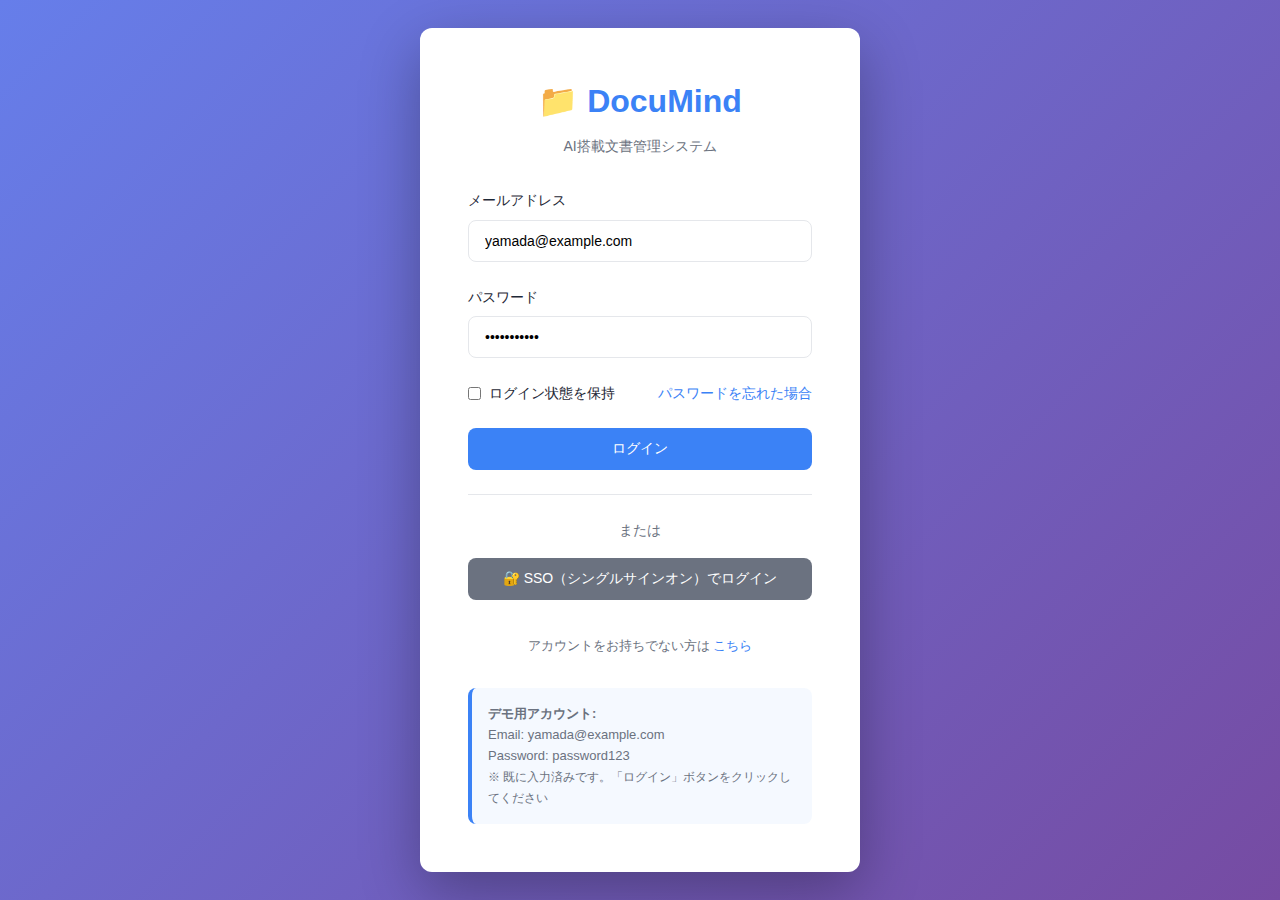
<file: mockup/index.html>
<!DOCTYPE html>
<html lang="ja">
<head>
  <meta charset="UTF-8">
  <meta name="viewport" content="width=device-width, initial-scale=1.0">
  <title>ログイン - DocuMind</title>
  <link rel="stylesheet" href="css/style.css">
</head>
<body>
  <div class="login-container">
    <div class="login-card">
      <div class="login-logo">
        <h1>📁 DocuMind</h1>
        <p>AI搭載文書管理システム</p>
      </div>

      <form id="loginForm">
        <div class="form-group">
          <label for="email">メールアドレス</label>
          <input
            type="email"
            id="email"
            class="form-control"
            placeholder="your@email.com"
            value="yamada@example.com"
            required
          >
        </div>

        <div class="form-group">
          <label for="password">パスワード</label>
          <input
            type="password"
            id="password"
            class="form-control"
            placeholder="••••••••"
            value="password123"
            required
          >
        </div>

        <div class="form-group" style="display: flex; align-items: center; justify-content: space-between;">
          <label style="display: flex; align-items: center; margin-bottom: 0;">
            <input type="checkbox" style="margin-right: 8px;">
            <span style="font-size: 14px;">ログイン状態を保持</span>
          </label>
          <a href="#" style="font-size: 14px; color: var(--primary-color); text-decoration: none;">
            パスワードを忘れた場合
          </a>
        </div>

        <button type="submit" class="btn btn-primary">
          ログイン
        </button>
      </form>

      <div style="margin-top: 24px; text-align: center; padding-top: 24px; border-top: 1px solid var(--border-color);">
        <p style="font-size: 14px; color: var(--text-secondary); margin-bottom: 16px;">
          または
        </p>
        <button class="btn btn-secondary" style="width: 100%; margin-bottom: 12px;">
          🔐 SSO（シングルサインオン）でログイン
        </button>
        <p style="font-size: 13px; color: var(--text-secondary); margin-top: 24px;">
          アカウントをお持ちでない方は
          <a href="#" style="color: var(--primary-color); text-decoration: none;">こちら</a>
        </p>
      </div>

      <div style="margin-top: 32px; padding: 16px; background-color: rgba(59, 130, 246, 0.05); border-radius: 8px; border-left: 4px solid var(--primary-color);">
        <p style="font-size: 13px; color: var(--text-secondary); margin: 0;">
          <strong>デモ用アカウント:</strong><br>
          Email: yamada@example.com<br>
          Password: password123<br>
          <span style="font-size: 12px; color: var(--text-secondary);">
            ※ 既に入力済みです。「ログイン」ボタンをクリックしてください
          </span>
        </p>
      </div>
    </div>
  </div>

  <script>
    document.getElementById('loginForm').addEventListener('submit', function(e) {
      e.preventDefault();
      // ダッシュボードへリダイレクト
      window.location.href = 'dashboard.html';
    });
  </script>
</body>
</html>
</file>
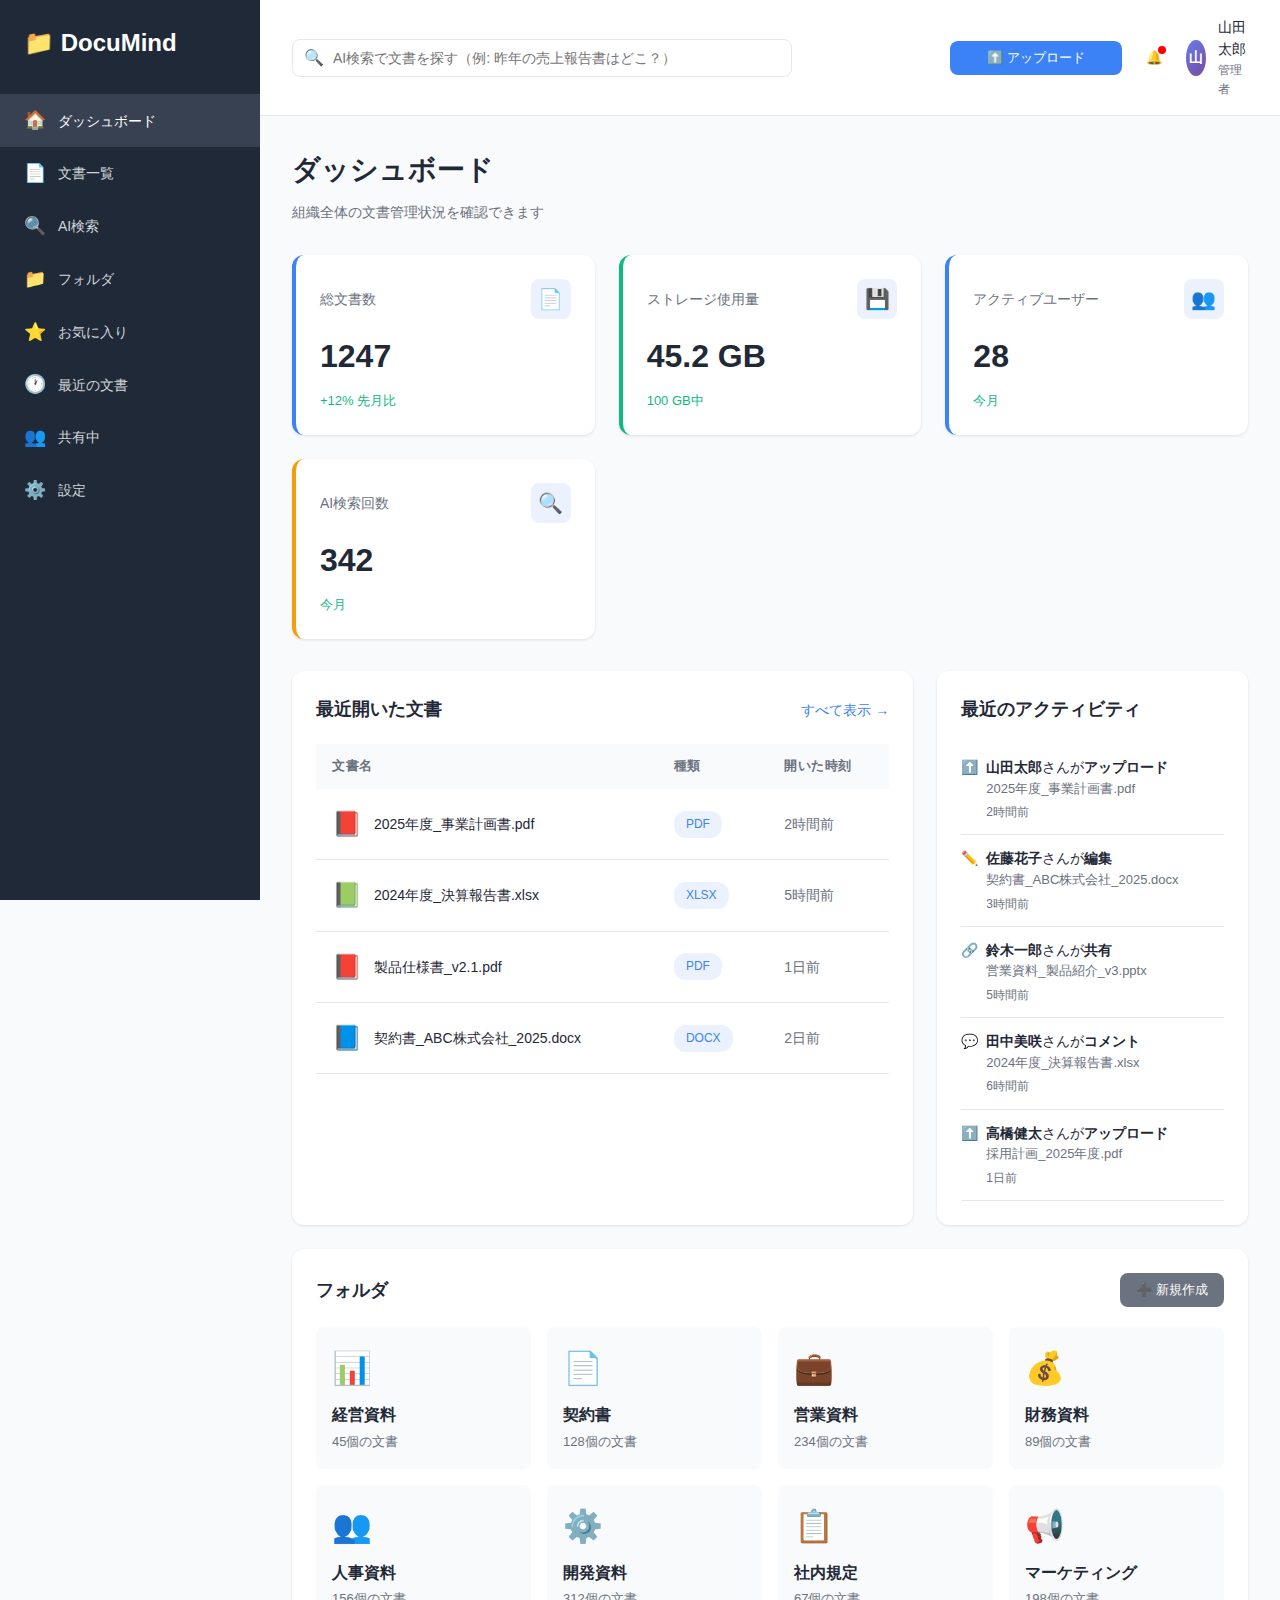
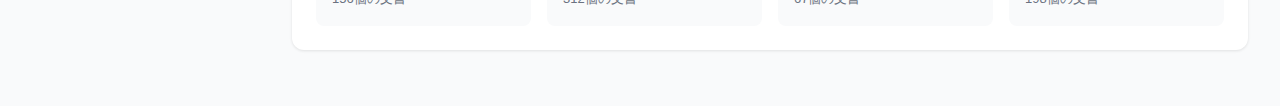
<file: mockup/dashboard.html>
<!DOCTYPE html>
<html lang="ja">
<head>
  <meta charset="UTF-8">
  <meta name="viewport" content="width=device-width, initial-scale=1.0">
  <title>ダッシュボード - DocuMind</title>
  <link rel="stylesheet" href="css/style.css">
</head>
<body>
  <div class="app-container">
    <!-- サイドバー -->
    <aside class="sidebar">
      <div class="sidebar-logo">
        <h1>📁 DocuMind</h1>
      </div>
      <nav>
        <ul class="sidebar-nav">
          <li><a href="dashboard.html" class="active"><span class="icon">🏠</span> ダッシュボード</a></li>
          <li><a href="documents.html"><span class="icon">📄</span> 文書一覧</a></li>
          <li><a href="search.html"><span class="icon">🔍</span> AI検索</a></li>
          <li><a href="#"><span class="icon">📁</span> フォルダ</a></li>
          <li><a href="#"><span class="icon">⭐</span> お気に入り</a></li>
          <li><a href="#"><span class="icon">🕐</span> 最近の文書</a></li>
          <li><a href="#"><span class="icon">👥</span> 共有中</a></li>
          <li><a href="#"><span class="icon">⚙️</span> 設定</a></li>
        </ul>
      </nav>
    </aside>

    <!-- メインコンテンツ -->
    <main class="main-content">
      <!-- ヘッダー -->
      <header class="header">
        <div class="search-bar">
          <span class="icon">🔍</span>
          <input type="text" placeholder="AI検索で文書を探す（例: 昨年の売上報告書はどこ？）" onclick="window.location.href='search.html'">
        </div>
        <div class="header-actions">
          <button class="btn btn-primary btn-sm" onclick="alert('アップロード機能（デモ）')">
            ⬆️ アップロード
          </button>
          <div style="position: relative;">
            <button class="icon-btn" style="position: relative;">
              🔔
              <span style="position: absolute; top: 4px; right: 4px; width: 8px; height: 8px; background: red; border-radius: 50%;"></span>
            </button>
          </div>
          <div class="user-menu">
            <div class="user-avatar" id="userAvatar">山</div>
            <div>
              <div style="font-size: 14px; font-weight: 500;" id="userName">山田太郎</div>
              <div style="font-size: 12px; color: var(--text-secondary);" id="userRole">管理者</div>
            </div>
          </div>
        </div>
      </header>

      <!-- コンテンツ -->
      <div class="content">
        <div class="page-header">
          <h1>ダッシュボード</h1>
          <p>組織全体の文書管理状況を確認できます</p>
        </div>

        <!-- 統計カード -->
        <div class="stats-grid" id="statsGrid">
          <!-- JavaScriptで動的に生成 -->
        </div>

        <div style="display: grid; grid-template-columns: 2fr 1fr; gap: 24px;">
          <!-- 最近の文書 -->
          <div class="card">
            <div class="card-header">
              <h2>最近開いた文書</h2>
              <a href="documents.html" style="color: var(--primary-color); text-decoration: none; font-size: 14px;">すべて表示 →</a>
            </div>
            <div class="table-container">
              <table>
                <thead>
                  <tr>
                    <th>文書名</th>
                    <th>種類</th>
                    <th>開いた時刻</th>
                  </tr>
                </thead>
                <tbody id="recentDocuments">
                  <!-- JavaScriptで動的に生成 -->
                </tbody>
              </table>
            </div>
          </div>

          <!-- アクティビティ -->
          <div class="card">
            <div class="card-header">
              <h2>最近のアクティビティ</h2>
            </div>
            <div id="activities" style="font-size: 14px;">
              <!-- JavaScriptで動的に生成 -->
            </div>
          </div>
        </div>

        <!-- フォルダ一覧 -->
        <div class="card">
          <div class="card-header">
            <h2>フォルダ</h2>
            <button class="btn btn-sm btn-secondary" onclick="alert('新規フォルダ作成（デモ）')">
              ➕ 新規作成
            </button>
          </div>
          <div style="display: grid; grid-template-columns: repeat(auto-fill, minmax(200px, 1fr)); gap: 16px;" id="folders">
            <!-- JavaScriptで動的に生成 -->
          </div>
        </div>
      </div>
    </main>
  </div>

  <script src="data/mock-data.js"></script>
  <script>
    // ユーザー情報表示
    document.getElementById('userName').textContent = mockData.user.name;
    document.getElementById('userRole').textContent = mockData.user.role;
    document.getElementById('userAvatar').textContent = mockData.user.avatar;

    // 統計カード生成
    const statsGrid = document.getElementById('statsGrid');
    const stats = [
      { title: '総文書数', value: mockData.stats.totalDocuments, icon: '📄', color: 'primary', change: '+12% 先月比' },
      { title: 'ストレージ使用量', value: mockData.stats.storageUsed, icon: '💾', color: 'success', change: `${mockData.stats.storageLimit}中` },
      { title: 'アクティブユーザー', value: mockData.stats.activeUsers, icon: '👥', color: 'primary', change: '今月' },
      { title: 'AI検索回数', value: mockData.stats.aiSearches, icon: '🔍', color: 'warning', change: '今月' }
    ];

    stats.forEach(stat => {
      statsGrid.innerHTML += `
        <div class="stat-card ${stat.color}">
          <div class="stat-card-header">
            <div class="stat-card-title">${stat.title}</div>
            <div class="stat-card-icon">${stat.icon}</div>
          </div>
          <div class="stat-card-value">${stat.value}</div>
          <div class="stat-card-change">${stat.change}</div>
        </div>
      `;
    });

    // 最近の文書
    const recentDocs = document.getElementById('recentDocuments');
    mockData.recentDocuments.forEach(doc => {
      const typeEmoji = {
        'pdf': '📕',
        'docx': '📘',
        'xlsx': '📗',
        'pptx': '📙'
      };
      recentDocs.innerHTML += `
        <tr onclick="window.location.href='document-detail.html?id=${doc.id}'" style="cursor: pointer;">
          <td>
            <div style="display: flex; align-items: center; gap: 12px;">
              <span style="font-size: 24px;">${typeEmoji[doc.type] || '📄'}</span>
              <span>${doc.name}</span>
            </div>
          </td>
          <td><span class="badge badge-primary">${doc.type.toUpperCase()}</span></td>
          <td><span class="text-muted">${doc.openedAt}</span></td>
        </tr>
      `;
    });

    // アクティビティ
    const activities = document.getElementById('activities');
    mockData.activities.forEach(activity => {
      const actionIcon = {
        'アップロード': '⬆️',
        '編集': '✏️',
        '共有': '🔗',
        'コメント': '💬'
      };
      activities.innerHTML += `
        <div style="padding: 12px 0; border-bottom: 1px solid var(--border-color);">
          <div style="display: flex; align-items: start; gap: 8px;">
            <span>${actionIcon[activity.action] || '📌'}</span>
            <div style="flex: 1;">
              <div><strong>${activity.user}</strong>さんが<strong>${activity.action}</strong></div>
              <div style="color: var(--text-secondary); font-size: 13px;">${activity.document}</div>
              <div style="color: var(--text-secondary); font-size: 12px; margin-top: 4px;">${activity.time}</div>
            </div>
          </div>
        </div>
      `;
    });

    // フォルダ一覧
    const folders = document.getElementById('folders');
    mockData.folders.forEach(folder => {
      folders.innerHTML += `
        <div style="padding: 16px; background: var(--background); border-radius: 8px; cursor: pointer; transition: all 0.2s;"
             onmouseover="this.style.background='var(--border-color)'"
             onmouseout="this.style.background='var(--background)'">
          <div style="font-size: 32px; margin-bottom: 8px;">${folder.icon}</div>
          <div style="font-weight: 600; margin-bottom: 4px;">${folder.name}</div>
          <div style="font-size: 13px; color: var(--text-secondary);">${folder.count}個の文書</div>
        </div>
      `;
    });
  </script>
</body>
</html>
</file>
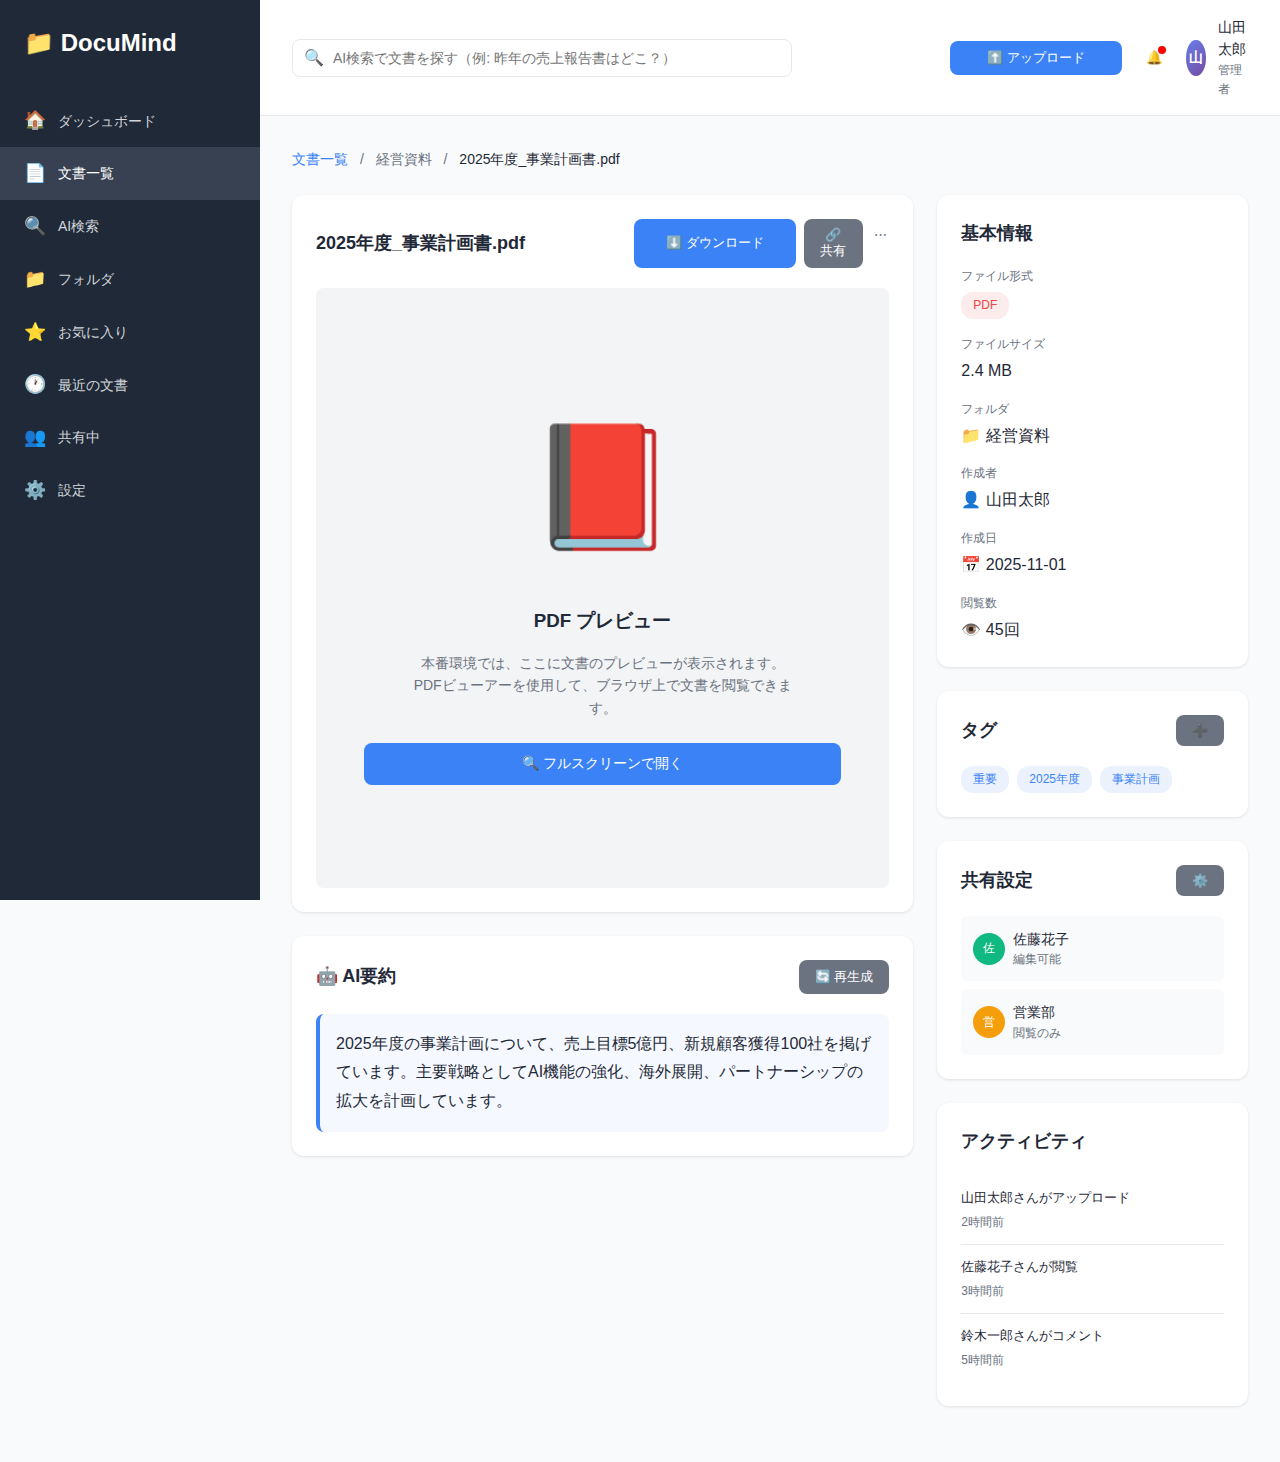
<file: mockup/document-detail.html>
<!DOCTYPE html>
<html lang="ja">
<head>
  <meta charset="UTF-8">
  <meta name="viewport" content="width=device-width, initial-scale=1.0">
  <title>文書詳細 - DocuMind</title>
  <link rel="stylesheet" href="css/style.css">
</head>
<body>
  <div class="app-container">
    <!-- サイドバー -->
    <aside class="sidebar">
      <div class="sidebar-logo">
        <h1>📁 DocuMind</h1>
      </div>
      <nav>
        <ul class="sidebar-nav">
          <li><a href="dashboard.html"><span class="icon">🏠</span> ダッシュボード</a></li>
          <li><a href="documents.html" class="active"><span class="icon">📄</span> 文書一覧</a></li>
          <li><a href="search.html"><span class="icon">🔍</span> AI検索</a></li>
          <li><a href="#"><span class="icon">📁</span> フォルダ</a></li>
          <li><a href="#"><span class="icon">⭐</span> お気に入り</a></li>
          <li><a href="#"><span class="icon">🕐</span> 最近の文書</a></li>
          <li><a href="#"><span class="icon">👥</span> 共有中</a></li>
          <li><a href="#"><span class="icon">⚙️</span> 設定</a></li>
        </ul>
      </nav>
    </aside>

    <!-- メインコンテンツ -->
    <main class="main-content">
      <!-- ヘッダー -->
      <header class="header">
        <div class="search-bar">
          <span class="icon">🔍</span>
          <input type="text" placeholder="AI検索で文書を探す（例: 昨年の売上報告書はどこ？）" onclick="window.location.href='search.html'">
        </div>
        <div class="header-actions">
          <button class="btn btn-primary btn-sm" onclick="alert('アップロード機能（デモ）')">
            ⬆️ アップロード
          </button>
          <div style="position: relative;">
            <button class="icon-btn" style="position: relative;">
              🔔
              <span style="position: absolute; top: 4px; right: 4px; width: 8px; height: 8px; background: red; border-radius: 50%;"></span>
            </button>
          </div>
          <div class="user-menu">
            <div class="user-avatar">山</div>
            <div>
              <div style="font-size: 14px; font-weight: 500;">山田太郎</div>
              <div style="font-size: 12px; color: var(--text-secondary);">管理者</div>
            </div>
          </div>
        </div>
      </header>

      <!-- コンテンツ -->
      <div class="content">
        <!-- パンくずリスト -->
        <div style="margin-bottom: 24px; font-size: 14px;">
          <a href="documents.html" style="color: var(--primary-color); text-decoration: none;">文書一覧</a>
          <span style="margin: 0 8px; color: var(--text-secondary);">/</span>
          <span id="folderName" style="color: var(--text-secondary);">経営資料</span>
          <span style="margin: 0 8px; color: var(--text-secondary);">/</span>
          <span id="documentName">2025年度_事業計画書.pdf</span>
        </div>

        <div style="display: grid; grid-template-columns: 2fr 1fr; gap: 24px;">
          <!-- 文書プレビュー -->
          <div>
            <div class="card" style="margin-bottom: 24px;">
              <div class="card-header">
                <h2 id="docTitle">2025年度_事業計画書.pdf</h2>
                <div style="display: flex; gap: 8px;">
                  <button class="btn btn-sm btn-primary" onclick="alert('ダウンロード（デモ）')">⬇️ ダウンロード</button>
                  <button class="btn btn-sm btn-secondary" onclick="alert('共有（デモ）')">🔗 共有</button>
                  <button class="icon-btn" onclick="alert('その他のオプション（デモ）')">⋯</button>
                </div>
              </div>

              <!-- プレビュー -->
              <div style="background: #f3f4f6; border-radius: 8px; padding: 48px; text-align: center; min-height: 600px; display: flex; align-items: center; justify-content: center; flex-direction: column;">
                <div style="font-size: 120px; margin-bottom: 24px;">📕</div>
                <h3 style="color: var(--text-primary); margin-bottom: 16px;">PDF プレビュー</h3>
                <p style="color: var(--text-secondary); font-size: 14px; max-width: 400px;">
                  本番環境では、ここに文書のプレビューが表示されます。<br>
                  PDFビューアーを使用して、ブラウザ上で文書を閲覧できます。
                </p>
                <button class="btn btn-primary" style="margin-top: 24px;" onclick="alert('フルスクリーンで開く（デモ）')">
                  🔍 フルスクリーンで開く
                </button>
              </div>
            </div>

            <!-- AI要約 -->
            <div class="card">
              <div class="card-header">
                <h2>🤖 AI要約</h2>
                <button class="btn btn-sm btn-secondary" onclick="alert('要約を再生成（デモ）')">🔄 再生成</button>
              </div>
              <div style="padding: 16px; background: rgba(59, 130, 246, 0.05); border-radius: 8px; border-left: 4px solid var(--primary-color);">
                <p id="aiSummary" style="line-height: 1.8;">
                  2025年度の事業計画について、売上目標5億円、新規顧客獲得100社を掲げています。主要戦略としてAI機能の強化、海外展開、パートナーシップの拡大を計画しています。
                </p>
              </div>
            </div>
          </div>

          <!-- サイドバー（文書情報） -->
          <div>
            <!-- 基本情報 -->
            <div class="card" style="margin-bottom: 24px;">
              <div class="card-header">
                <h2>基本情報</h2>
              </div>
              <div style="display: flex; flex-direction: column; gap: 16px;">
                <div>
                  <div style="font-size: 12px; color: var(--text-secondary); margin-bottom: 4px;">ファイル形式</div>
                  <div><span class="badge badge-danger" id="docType">PDF</span></div>
                </div>
                <div>
                  <div style="font-size: 12px; color: var(--text-secondary); margin-bottom: 4px;">ファイルサイズ</div>
                  <div id="docSize">2.4 MB</div>
                </div>
                <div>
                  <div style="font-size: 12px; color: var(--text-secondary); margin-bottom: 4px;">フォルダ</div>
                  <div id="docFolder">📁 経営資料</div>
                </div>
                <div>
                  <div style="font-size: 12px; color: var(--text-secondary); margin-bottom: 4px;">作成者</div>
                  <div id="docCreator">👤 山田太郎</div>
                </div>
                <div>
                  <div style="font-size: 12px; color: var(--text-secondary); margin-bottom: 4px;">作成日</div>
                  <div id="docCreatedAt">📅 2025-11-01</div>
                </div>
                <div>
                  <div style="font-size: 12px; color: var(--text-secondary); margin-bottom: 4px;">閲覧数</div>
                  <div id="docViews">👁️ 45回</div>
                </div>
              </div>
            </div>

            <!-- タグ -->
            <div class="card" style="margin-bottom: 24px;">
              <div class="card-header">
                <h2>タグ</h2>
                <button class="btn btn-sm btn-secondary" onclick="alert('タグを追加（デモ）')">➕</button>
              </div>
              <div id="docTags" style="display: flex; flex-wrap: wrap; gap: 8px;">
                <span class="badge badge-primary">重要</span>
                <span class="badge badge-primary">2025年度</span>
                <span class="badge badge-primary">事業計画</span>
              </div>
            </div>

            <!-- 権限 -->
            <div class="card" style="margin-bottom: 24px;">
              <div class="card-header">
                <h2>共有設定</h2>
                <button class="btn btn-sm btn-secondary" onclick="alert('共有設定を変更（デモ）')">⚙️</button>
              </div>
              <div style="font-size: 14px;">
                <div style="padding: 12px; background: var(--background); border-radius: 6px; margin-bottom: 8px;">
                  <div style="display: flex; align-items: center; justify-content: space-between;">
                    <div style="display: flex; align-items: center; gap: 8px;">
                      <div style="width: 32px; height: 32px; border-radius: 50%; background: #10B981; display: flex; align-items: center; justify-content: center; color: white; font-size: 12px;">
                        佐
                      </div>
                      <div>
                        <div style="font-weight: 500;">佐藤花子</div>
                        <div style="font-size: 12px; color: var(--text-secondary);">編集可能</div>
                      </div>
                    </div>
                  </div>
                </div>
                <div style="padding: 12px; background: var(--background); border-radius: 6px;">
                  <div style="display: flex; align-items: center; justify-content: space-between;">
                    <div style="display: flex; align-items: center; gap: 8px;">
                      <div style="width: 32px; height: 32px; border-radius: 50%; background: #F59E0B; display: flex; align-items: center; justify-content: center; color: white; font-size: 12px;">
                        営
                      </div>
                      <div>
                        <div style="font-weight: 500;">営業部</div>
                        <div style="font-size: 12px; color: var(--text-secondary);">閲覧のみ</div>
                      </div>
                    </div>
                  </div>
                </div>
              </div>
            </div>

            <!-- アクティビティ -->
            <div class="card">
              <div class="card-header">
                <h2>アクティビティ</h2>
              </div>
              <div style="font-size: 13px;">
                <div style="padding: 12px 0; border-bottom: 1px solid var(--border-color);">
                  <div style="font-weight: 500;">山田太郎さんがアップロード</div>
                  <div style="color: var(--text-secondary); font-size: 12px; margin-top: 4px;">2時間前</div>
                </div>
                <div style="padding: 12px 0; border-bottom: 1px solid var(--border-color);">
                  <div style="font-weight: 500;">佐藤花子さんが閲覧</div>
                  <div style="color: var(--text-secondary); font-size: 12px; margin-top: 4px;">3時間前</div>
                </div>
                <div style="padding: 12px 0;">
                  <div style="font-weight: 500;">鈴木一郎さんがコメント</div>
                  <div style="color: var(--text-secondary); font-size: 12px; margin-top: 4px;">5時間前</div>
                </div>
              </div>
            </div>
          </div>
        </div>
      </div>
    </main>
  </div>

  <script src="data/mock-data.js"></script>
  <script>
    // URLパラメータから文書IDを取得
    const urlParams = new URLSearchParams(window.location.search);
    const docId = urlParams.get('id') || '1';

    // 文書データを取得
    const doc = mockData.documents.find(d => d.id == docId) || mockData.documents[0];

    // データを表示
    document.getElementById('documentName').textContent = doc.name;
    document.getElementById('folderName').textContent = doc.folder;
    document.getElementById('docTitle').textContent = doc.name;
    document.getElementById('docType').textContent = doc.type.toUpperCase();
    document.getElementById('docSize').textContent = doc.size;
    document.getElementById('docFolder').textContent = `📁 ${doc.folder}`;
    document.getElementById('docCreator').textContent = `👤 ${doc.createdBy}`;
    document.getElementById('docCreatedAt').textContent = `📅 ${doc.createdAt}`;
    document.getElementById('docViews').textContent = `👁️ ${doc.views}回`;
    document.getElementById('aiSummary').textContent = doc.summary;

    // タグ表示
    const docTags = document.getElementById('docTags');
    docTags.innerHTML = doc.tags.map(tag => `<span class="badge badge-primary">${tag}</span>`).join('');
  </script>
</body>
</html>
</file>
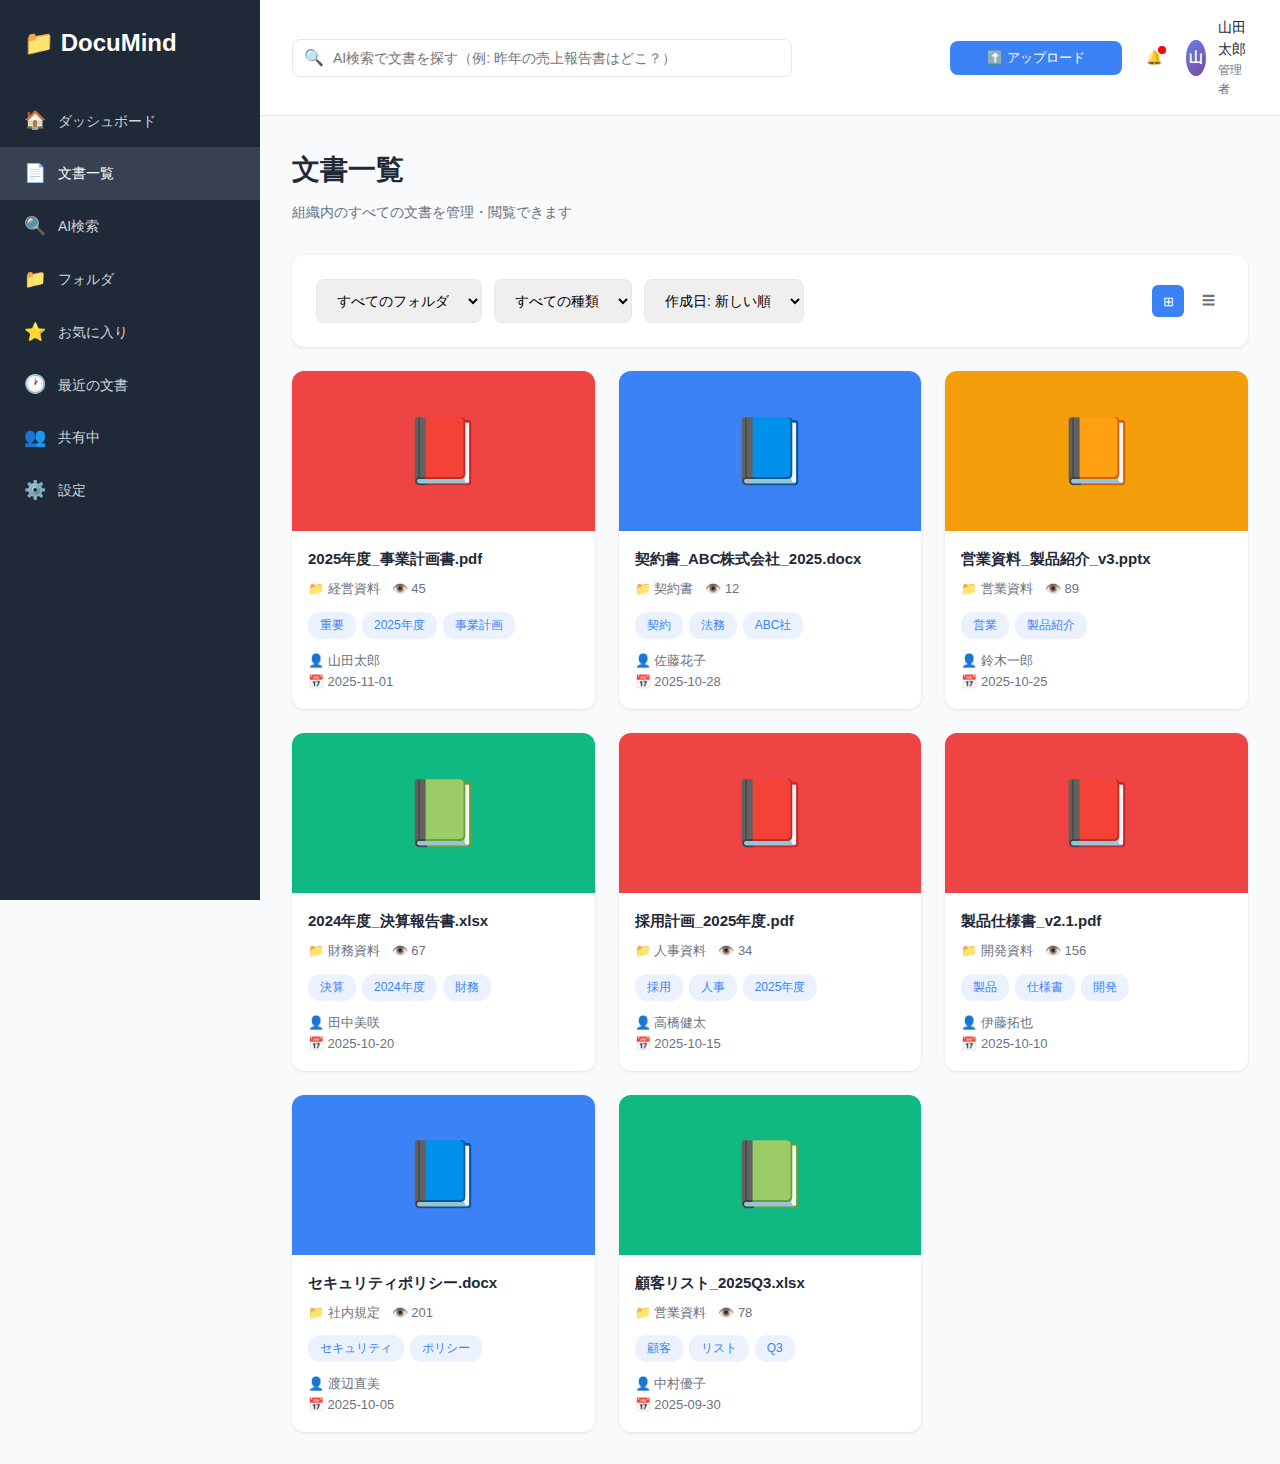
<file: mockup/documents.html>
<!DOCTYPE html>
<html lang="ja">
<head>
  <meta charset="UTF-8">
  <meta name="viewport" content="width=device-width, initial-scale=1.0">
  <title>文書一覧 - DocuMind</title>
  <link rel="stylesheet" href="css/style.css">
</head>
<body>
  <div class="app-container">
    <!-- サイドバー -->
    <aside class="sidebar">
      <div class="sidebar-logo">
        <h1>📁 DocuMind</h1>
      </div>
      <nav>
        <ul class="sidebar-nav">
          <li><a href="dashboard.html"><span class="icon">🏠</span> ダッシュボード</a></li>
          <li><a href="documents.html" class="active"><span class="icon">📄</span> 文書一覧</a></li>
          <li><a href="search.html"><span class="icon">🔍</span> AI検索</a></li>
          <li><a href="#"><span class="icon">📁</span> フォルダ</a></li>
          <li><a href="#"><span class="icon">⭐</span> お気に入り</a></li>
          <li><a href="#"><span class="icon">🕐</span> 最近の文書</a></li>
          <li><a href="#"><span class="icon">👥</span> 共有中</a></li>
          <li><a href="#"><span class="icon">⚙️</span> 設定</a></li>
        </ul>
      </nav>
    </aside>

    <!-- メインコンテンツ -->
    <main class="main-content">
      <!-- ヘッダー -->
      <header class="header">
        <div class="search-bar">
          <span class="icon">🔍</span>
          <input type="text" placeholder="AI検索で文書を探す（例: 昨年の売上報告書はどこ？）" onclick="window.location.href='search.html'">
        </div>
        <div class="header-actions">
          <button class="btn btn-primary btn-sm" onclick="alert('アップロード機能（デモ）')">
            ⬆️ アップロード
          </button>
          <div style="position: relative;">
            <button class="icon-btn" style="position: relative;">
              🔔
              <span style="position: absolute; top: 4px; right: 4px; width: 8px; height: 8px; background: red; border-radius: 50%;"></span>
            </button>
          </div>
          <div class="user-menu">
            <div class="user-avatar">山</div>
            <div>
              <div style="font-size: 14px; font-weight: 500;">山田太郎</div>
              <div style="font-size: 12px; color: var(--text-secondary);">管理者</div>
            </div>
          </div>
        </div>
      </header>

      <!-- コンテンツ -->
      <div class="content">
        <div class="page-header">
          <h1>文書一覧</h1>
          <p>組織内のすべての文書を管理・閲覧できます</p>
        </div>

        <!-- フィルターとビュー切り替え -->
        <div class="card" style="margin-bottom: 24px;">
          <div style="display: flex; align-items: center; justify-content: space-between; gap: 16px;">
            <div style="display: flex; gap: 12px; flex: 1;">
              <select class="form-control" style="width: auto;">
                <option>すべてのフォルダ</option>
                <option>経営資料</option>
                <option>契約書</option>
                <option>営業資料</option>
                <option>財務資料</option>
              </select>
              <select class="form-control" style="width: auto;">
                <option>すべての種類</option>
                <option>PDF</option>
                <option>Word</option>
                <option>Excel</option>
                <option>PowerPoint</option>
              </select>
              <select class="form-control" style="width: auto;">
                <option>作成日: 新しい順</option>
                <option>作成日: 古い順</option>
                <option>名前: 昇順</option>
                <option>名前: 降順</option>
                <option>閲覧数: 多い順</option>
              </select>
            </div>
            <div style="display: flex; gap: 8px;">
              <button class="icon-btn" onclick="switchView('grid')" id="gridViewBtn" style="background-color: var(--primary-color); color: white;">
                ⊞
              </button>
              <button class="icon-btn" onclick="switchView('list')" id="listViewBtn">
                ☰
              </button>
            </div>
          </div>
        </div>

        <!-- グリッドビュー -->
        <div id="gridView" class="documents-grid">
          <!-- JavaScriptで動的に生成 -->
        </div>

        <!-- リストビュー -->
        <div id="listView" class="card" style="display: none;">
          <div class="table-container">
            <table>
              <thead>
                <tr>
                  <th>文書名</th>
                  <th>種類</th>
                  <th>フォルダ</th>
                  <th>作成者</th>
                  <th>作成日</th>
                  <th>閲覧数</th>
                  <th>操作</th>
                </tr>
              </thead>
              <tbody id="documentsList">
                <!-- JavaScriptで動的に生成 -->
              </tbody>
            </table>
          </div>
        </div>
      </div>
    </main>
  </div>

  <script src="data/mock-data.js"></script>
  <script>
    const typeColors = {
      'pdf': '#EF4444',
      'docx': '#3B82F6',
      'xlsx': '#10B981',
      'pptx': '#F59E0B'
    };

    const typeEmojis = {
      'pdf': '📕',
      'docx': '📘',
      'xlsx': '📗',
      'pptx': '📙'
    };

    // グリッドビュー生成
    const gridView = document.getElementById('gridView');
    mockData.documents.forEach(doc => {
      gridView.innerHTML += `
        <div class="document-card" onclick="window.location.href='document-detail.html?id=${doc.id}'">
          <div class="document-thumbnail" style="background: ${typeColors[doc.type]};">
            <span style="font-size: 64px;">${typeEmojis[doc.type]}</span>
          </div>
          <div class="document-info">
            <div class="document-title">${doc.name}</div>
            <div class="document-meta">
              <span>📁 ${doc.folder}</span>
              <span>👁️ ${doc.views}</span>
            </div>
            <div class="document-tags">
              ${doc.tags.map(tag => `<span class="badge badge-primary">${tag}</span>`).join('')}
            </div>
            <div style="margin-top: 12px; font-size: 13px; color: var(--text-secondary);">
              <div>👤 ${doc.createdBy}</div>
              <div>📅 ${doc.createdAt}</div>
            </div>
          </div>
        </div>
      `;
    });

    // リストビュー生成
    const listView = document.getElementById('documentsList');
    mockData.documents.forEach(doc => {
      listView.innerHTML += `
        <tr onclick="window.location.href='document-detail.html?id=${doc.id}'" style="cursor: pointer;">
          <td>
            <div style="display: flex; align-items: center; gap: 12px;">
              <span style="font-size: 24px;">${typeEmojis[doc.type]}</span>
              <div>
                <div style="font-weight: 500;">${doc.name}</div>
                <div style="font-size: 12px; color: var(--text-secondary);">${doc.size}</div>
              </div>
            </div>
          </td>
          <td><span class="badge badge-primary">${doc.type.toUpperCase()}</span></td>
          <td>${doc.folder}</td>
          <td>${doc.createdBy}</td>
          <td>${doc.createdAt}</td>
          <td>${doc.views}</td>
          <td>
            <div class="action-buttons">
              <button class="icon-btn" onclick="event.stopPropagation(); alert('ダウンロード（デモ）')">⬇️</button>
              <button class="icon-btn" onclick="event.stopPropagation(); alert('共有（デモ）')">🔗</button>
              <button class="icon-btn" onclick="event.stopPropagation(); alert('削除（デモ）')">🗑️</button>
            </div>
          </td>
        </tr>
      `;
    });

    // ビュー切り替え
    function switchView(view) {
      const gridView = document.getElementById('gridView');
      const listView = document.getElementById('listView');
      const gridBtn = document.getElementById('gridViewBtn');
      const listBtn = document.getElementById('listViewBtn');

      if (view === 'grid') {
        gridView.style.display = 'grid';
        listView.style.display = 'none';
        gridBtn.style.backgroundColor = 'var(--primary-color)';
        gridBtn.style.color = 'white';
        listBtn.style.backgroundColor = 'transparent';
        listBtn.style.color = 'var(--text-secondary)';
      } else {
        gridView.style.display = 'none';
        listView.style.display = 'block';
        listBtn.style.backgroundColor = 'var(--primary-color)';
        listBtn.style.color = 'white';
        gridBtn.style.backgroundColor = 'transparent';
        gridBtn.style.color = 'var(--text-secondary)';
      }
    }
  </script>
</body>
</html>
</file>
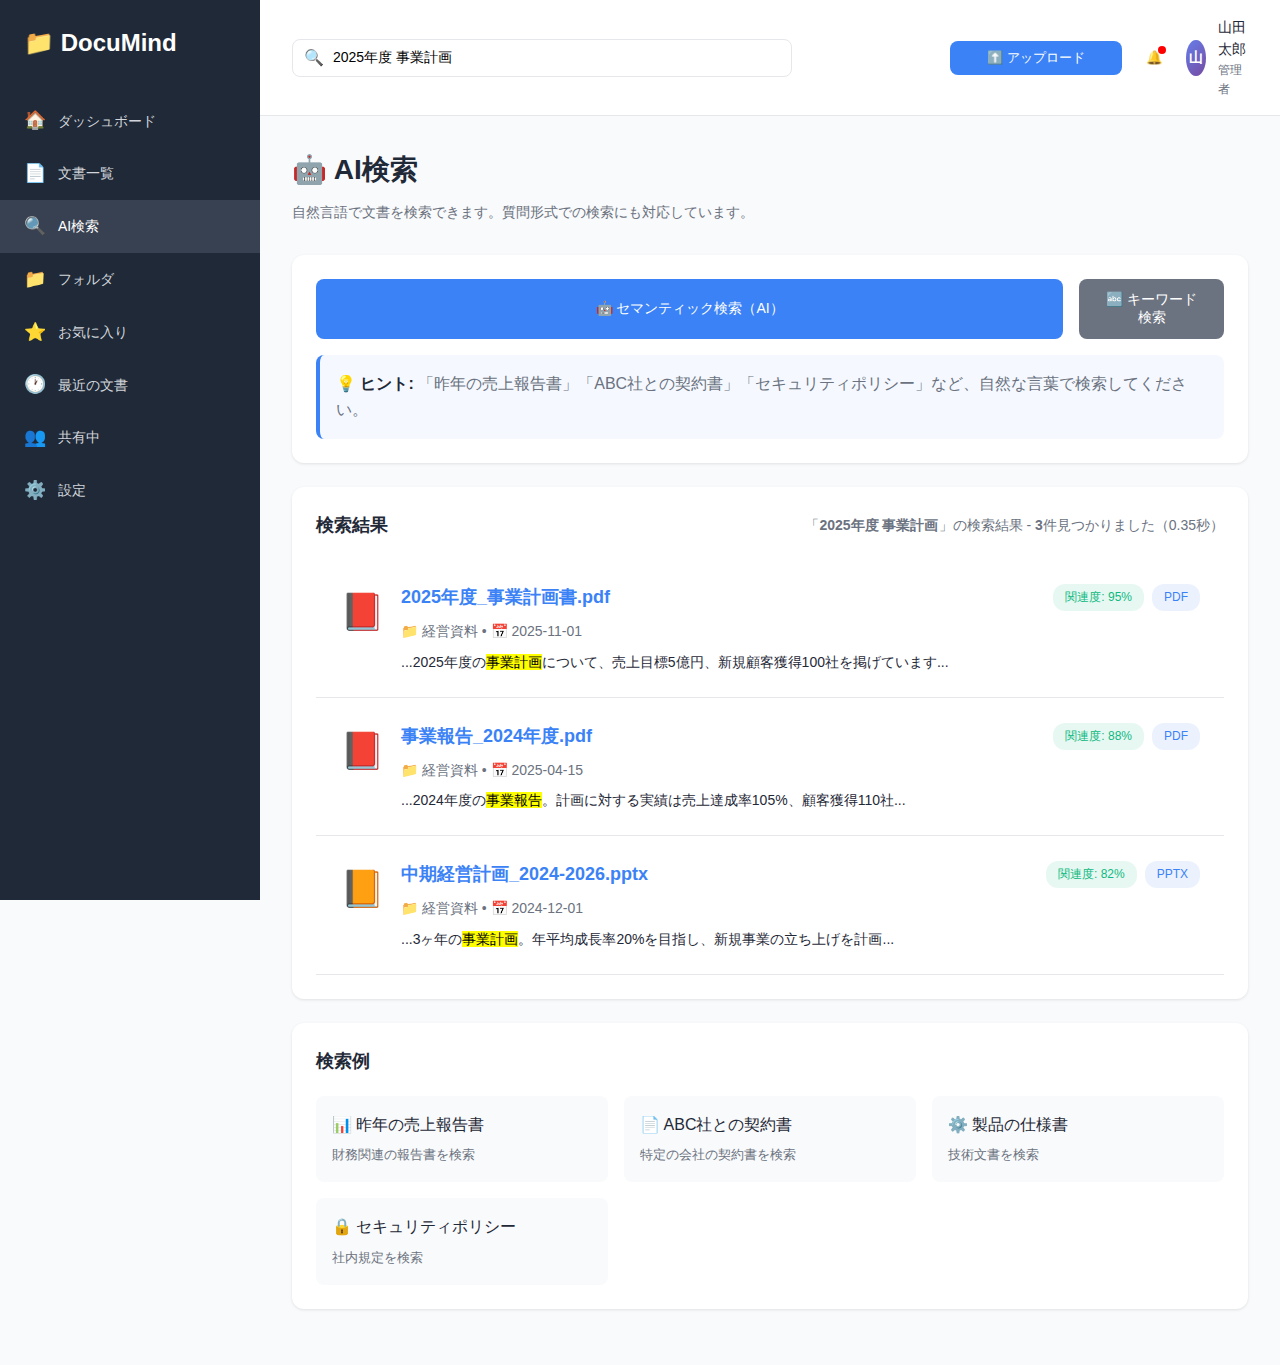
<file: mockup/search.html>
<!DOCTYPE html>
<html lang="ja">
<head>
  <meta charset="UTF-8">
  <meta name="viewport" content="width=device-width, initial-scale=1.0">
  <title>AI検索 - DocuMind</title>
  <link rel="stylesheet" href="css/style.css">
</head>
<body>
  <div class="app-container">
    <!-- サイドバー -->
    <aside class="sidebar">
      <div class="sidebar-logo">
        <h1>📁 DocuMind</h1>
      </div>
      <nav>
        <ul class="sidebar-nav">
          <li><a href="dashboard.html"><span class="icon">🏠</span> ダッシュボード</a></li>
          <li><a href="documents.html"><span class="icon">📄</span> 文書一覧</a></li>
          <li><a href="search.html" class="active"><span class="icon">🔍</span> AI検索</a></li>
          <li><a href="#"><span class="icon">📁</span> フォルダ</a></li>
          <li><a href="#"><span class="icon">⭐</span> お気に入り</a></li>
          <li><a href="#"><span class="icon">🕐</span> 最近の文書</a></li>
          <li><a href="#"><span class="icon">👥</span> 共有中</a></li>
          <li><a href="#"><span class="icon">⚙️</span> 設定</a></li>
        </ul>
      </nav>
    </aside>

    <!-- メインコンテンツ -->
    <main class="main-content">
      <!-- ヘッダー -->
      <header class="header">
        <div class="search-bar">
          <span class="icon">🔍</span>
          <input type="text" id="searchInput" placeholder="AI検索で文書を探す（例: 昨年の売上報告書はどこ？）" value="2025年度 事業計画">
        </div>
        <div class="header-actions">
          <button class="btn btn-primary btn-sm" onclick="alert('アップロード機能（デモ）')">
            ⬆️ アップロード
          </button>
          <div style="position: relative;">
            <button class="icon-btn" style="position: relative;">
              🔔
              <span style="position: absolute; top: 4px; right: 4px; width: 8px; height: 8px; background: red; border-radius: 50%;"></span>
            </button>
          </div>
          <div class="user-menu">
            <div class="user-avatar">山</div>
            <div>
              <div style="font-size: 14px; font-weight: 500;">山田太郎</div>
              <div style="font-size: 12px; color: var(--text-secondary);">管理者</div>
            </div>
          </div>
        </div>
      </header>

      <!-- コンテンツ -->
      <div class="content">
        <div class="page-header">
          <h1>🤖 AI検索</h1>
          <p>自然言語で文書を検索できます。質問形式での検索にも対応しています。</p>
        </div>

        <!-- 検索タイプ -->
        <div class="card" style="margin-bottom: 24px;">
          <div style="display: flex; gap: 16px;">
            <button class="btn btn-primary" id="semanticBtn">
              🤖 セマンティック検索（AI）
            </button>
            <button class="btn btn-secondary" id="keywordBtn" onclick="switchSearchType('keyword')">
              🔤 キーワード検索
            </button>
          </div>
          <div style="margin-top: 16px; padding: 16px; background: rgba(59, 130, 246, 0.05); border-radius: 8px; border-left: 4px solid var(--primary-color);">
            <strong>💡 ヒント:</strong>
            <span style="color: var(--text-secondary);">
              「昨年の売上報告書」「ABC社との契約書」「セキュリティポリシー」など、自然な言葉で検索してください。
            </span>
          </div>
        </div>

        <!-- 検索結果 -->
        <div class="card">
          <div class="card-header">
            <h2>検索結果</h2>
            <div style="color: var(--text-secondary); font-size: 14px;">
              「<strong>2025年度 事業計画</strong>」の検索結果 - <strong>3</strong>件見つかりました（0.35秒）
            </div>
          </div>

          <div id="searchResults">
            <!-- JavaScriptで動的に生成 -->
          </div>
        </div>

        <!-- 検索例 -->
        <div class="card">
          <div class="card-header">
            <h2>検索例</h2>
          </div>
          <div style="display: grid; grid-template-columns: repeat(auto-fit, minmax(250px, 1fr)); gap: 16px;">
            <div style="padding: 16px; background: var(--background); border-radius: 8px; cursor: pointer;" onclick="performSearch('昨年の売上報告書')">
              <div style="font-weight: 500; margin-bottom: 8px;">📊 昨年の売上報告書</div>
              <div style="font-size: 13px; color: var(--text-secondary);">財務関連の報告書を検索</div>
            </div>
            <div style="padding: 16px; background: var(--background); border-radius: 8px; cursor: pointer;" onclick="performSearch('ABC社との契約書')">
              <div style="font-weight: 500; margin-bottom: 8px;">📄 ABC社との契約書</div>
              <div style="font-size: 13px; color: var(--text-secondary);">特定の会社の契約書を検索</div>
            </div>
            <div style="padding: 16px; background: var(--background); border-radius: 8px; cursor: pointer;" onclick="performSearch('製品の仕様書')">
              <div style="font-weight: 500; margin-bottom: 8px;">⚙️ 製品の仕様書</div>
              <div style="font-size: 13px; color: var(--text-secondary);">技術文書を検索</div>
            </div>
            <div style="padding: 16px; background: var(--background); border-radius: 8px; cursor: pointer;" onclick="performSearch('セキュリティポリシー')">
              <div style="font-weight: 500; margin-bottom: 8px;">🔒 セキュリティポリシー</div>
              <div style="font-size: 13px; color: var(--text-secondary);">社内規定を検索</div>
            </div>
          </div>
        </div>
      </div>
    </main>
  </div>

  <script src="data/mock-data.js"></script>
  <script>
    const typeEmojis = {
      'pdf': '📕',
      'docx': '📘',
      'xlsx': '📗',
      'pptx': '📙'
    };

    // 検索結果を表示
    function displayResults() {
      const resultsContainer = document.getElementById('searchResults');
      resultsContainer.innerHTML = '';

      mockData.searchResults.forEach(result => {
        resultsContainer.innerHTML += `
          <div style="padding: 24px; border-bottom: 1px solid var(--border-color); cursor: pointer; transition: background 0.2s;"
               onmouseover="this.style.background='var(--background)'"
               onmouseout="this.style.background='white'"
               onclick="window.location.href='document-detail.html?id=${result.id}'">
            <div style="display: flex; gap: 16px;">
              <div style="font-size: 36px;">${typeEmojis[result.type]}</div>
              <div style="flex: 1;">
                <div style="display: flex; align-items: center; justify-content: space-between; margin-bottom: 8px;">
                  <h3 style="font-size: 18px; color: var(--primary-color); margin: 0;">${result.name}</h3>
                  <div style="display: flex; align-items: center; gap: 8px;">
                    <span class="badge badge-success">関連度: ${result.relevance}%</span>
                    <span class="badge badge-primary">${result.type.toUpperCase()}</span>
                  </div>
                </div>
                <div style="font-size: 14px; color: var(--text-secondary); margin-bottom: 8px;">
                  📁 ${result.folder} • 📅 ${result.createdAt}
                </div>
                <div style="font-size: 14px; line-height: 1.6; color: var(--text-primary);">
                  ${result.snippet}
                </div>
              </div>
            </div>
          </div>
        `;
      });
    }

    // 検索タイプ切り替え
    function switchSearchType(type) {
      const semanticBtn = document.getElementById('semanticBtn');
      const keywordBtn = document.getElementById('keywordBtn');

      if (type === 'keyword') {
        semanticBtn.className = 'btn btn-secondary';
        keywordBtn.className = 'btn btn-primary';
        alert('キーワード検索モードに切り替えました（デモ）');
      } else {
        semanticBtn.className = 'btn btn-primary';
        keywordBtn.className = 'btn btn-secondary';
      }
    }

    // 検索実行
    function performSearch(query) {
      document.getElementById('searchInput').value = query;
      alert(`「${query}」で検索します（デモ）`);
      // 実際には検索APIを呼び出して結果を表示
    }

    // 検索入力のエンターキー対応
    document.getElementById('searchInput').addEventListener('keypress', function(e) {
      if (e.key === 'Enter') {
        performSearch(this.value);
      }
    });

    // 初期表示
    displayResults();
  </script>
</body>
</html>
</file>
<file: mockup/css/style.css>
/* DocuMind モックアップ - 共通スタイル */

:root {
  --primary-color: #3B82F6;
  --primary-dark: #2563EB;
  --secondary-color: #10B981;
  --danger-color: #EF4444;
  --warning-color: #F59E0B;
  --text-primary: #1F2937;
  --text-secondary: #6B7280;
  --border-color: #E5E7EB;
  --background: #F9FAFB;
  --card-background: #FFFFFF;
  --sidebar-bg: #1F2937;
  --sidebar-text: #D1D5DB;
  --sidebar-hover: #374151;
}

* {
  margin: 0;
  padding: 0;
  box-sizing: border-box;
}

body {
  font-family: -apple-system, BlinkMacSystemFont, 'Segoe UI', 'Roboto', 'Oxygen',
    'Ubuntu', 'Cantarell', 'Fira Sans', 'Droid Sans', 'Helvetica Neue',
    sans-serif;
  -webkit-font-smoothing: antialiased;
  -moz-osx-font-smoothing: grayscale;
  background-color: var(--background);
  color: var(--text-primary);
  line-height: 1.6;
}

/* ログイン画面 */
.login-container {
  min-height: 100vh;
  display: flex;
  align-items: center;
  justify-content: center;
  background: linear-gradient(135deg, #667eea 0%, #764ba2 100%);
  padding: 20px;
}

.login-card {
  background: white;
  border-radius: 12px;
  padding: 48px;
  box-shadow: 0 20px 60px rgba(0, 0, 0, 0.3);
  width: 100%;
  max-width: 440px;
}

.login-logo {
  text-align: center;
  margin-bottom: 32px;
}

.login-logo h1 {
  font-size: 32px;
  color: var(--primary-color);
  font-weight: 700;
  margin-bottom: 8px;
}

.login-logo p {
  color: var(--text-secondary);
  font-size: 14px;
}

.form-group {
  margin-bottom: 24px;
}

.form-group label {
  display: block;
  margin-bottom: 8px;
  font-weight: 500;
  color: var(--text-primary);
  font-size: 14px;
}

.form-control {
  width: 100%;
  padding: 12px 16px;
  border: 1px solid var(--border-color);
  border-radius: 8px;
  font-size: 14px;
  transition: all 0.2s;
}

.form-control:focus {
  outline: none;
  border-color: var(--primary-color);
  box-shadow: 0 0 0 3px rgba(59, 130, 246, 0.1);
}

.btn {
  padding: 12px 24px;
  border: none;
  border-radius: 8px;
  font-size: 14px;
  font-weight: 500;
  cursor: pointer;
  transition: all 0.2s;
  text-decoration: none;
  display: inline-block;
  text-align: center;
}

.btn-primary {
  background-color: var(--primary-color);
  color: white;
  width: 100%;
}

.btn-primary:hover {
  background-color: var(--primary-dark);
}

.btn-secondary {
  background-color: var(--text-secondary);
  color: white;
}

.btn-success {
  background-color: var(--secondary-color);
  color: white;
}

.btn-sm {
  padding: 8px 16px;
  font-size: 13px;
}

/* メインレイアウト */
.app-container {
  display: flex;
  min-height: 100vh;
}

/* サイドバー */
.sidebar {
  width: 260px;
  background-color: var(--sidebar-bg);
  color: var(--sidebar-text);
  padding: 24px 0;
  position: fixed;
  height: 100vh;
  overflow-y: auto;
}

.sidebar-logo {
  padding: 0 24px;
  margin-bottom: 32px;
}

.sidebar-logo h1 {
  color: white;
  font-size: 24px;
  font-weight: 700;
}

.sidebar-nav {
  list-style: none;
}

.sidebar-nav li a {
  display: flex;
  align-items: center;
  padding: 12px 24px;
  color: var(--sidebar-text);
  text-decoration: none;
  transition: all 0.2s;
  font-size: 14px;
}

.sidebar-nav li a:hover,
.sidebar-nav li a.active {
  background-color: var(--sidebar-hover);
  color: white;
}

.sidebar-nav li a .icon {
  margin-right: 12px;
  font-size: 18px;
}

/* メインコンテンツ */
.main-content {
  flex: 1;
  margin-left: 260px;
  background-color: var(--background);
}

/* ヘッダー */
.header {
  background-color: white;
  border-bottom: 1px solid var(--border-color);
  padding: 16px 32px;
  display: flex;
  align-items: center;
  justify-content: space-between;
  position: sticky;
  top: 0;
  z-index: 100;
}

.search-bar {
  flex: 1;
  max-width: 500px;
  position: relative;
}

.search-bar input {
  width: 100%;
  padding: 10px 16px 10px 40px;
  border: 1px solid var(--border-color);
  border-radius: 8px;
  font-size: 14px;
}

.search-bar .icon {
  position: absolute;
  left: 12px;
  top: 50%;
  transform: translateY(-50%);
  color: var(--text-secondary);
}

.header-actions {
  display: flex;
  align-items: center;
  gap: 16px;
}

.user-menu {
  display: flex;
  align-items: center;
  gap: 12px;
  cursor: pointer;
}

.user-avatar {
  width: 36px;
  height: 36px;
  border-radius: 50%;
  background: linear-gradient(135deg, #667eea 0%, #764ba2 100%);
  display: flex;
  align-items: center;
  justify-content: center;
  color: white;
  font-weight: 600;
  font-size: 14px;
}

/* コンテンツエリア */
.content {
  padding: 32px;
}

.page-header {
  margin-bottom: 32px;
}

.page-header h1 {
  font-size: 28px;
  color: var(--text-primary);
  margin-bottom: 8px;
}

.page-header p {
  color: var(--text-secondary);
  font-size: 14px;
}

/* カード */
.card {
  background-color: var(--card-background);
  border-radius: 12px;
  padding: 24px;
  box-shadow: 0 1px 3px rgba(0, 0, 0, 0.1);
  margin-bottom: 24px;
}

.card-header {
  display: flex;
  align-items: center;
  justify-content: space-between;
  margin-bottom: 20px;
}

.card-header h2 {
  font-size: 18px;
  color: var(--text-primary);
}

/* 統計カード */
.stats-grid {
  display: grid;
  grid-template-columns: repeat(auto-fit, minmax(240px, 1fr));
  gap: 24px;
  margin-bottom: 32px;
}

.stat-card {
  background: white;
  border-radius: 12px;
  padding: 24px;
  box-shadow: 0 1px 3px rgba(0, 0, 0, 0.1);
  border-left: 4px solid var(--primary-color);
}

.stat-card.success {
  border-left-color: var(--secondary-color);
}

.stat-card.warning {
  border-left-color: var(--warning-color);
}

.stat-card-header {
  display: flex;
  align-items: center;
  justify-content: space-between;
  margin-bottom: 12px;
}

.stat-card-title {
  font-size: 14px;
  color: var(--text-secondary);
  font-weight: 500;
}

.stat-card-icon {
  width: 40px;
  height: 40px;
  border-radius: 8px;
  display: flex;
  align-items: center;
  justify-content: center;
  background-color: rgba(59, 130, 246, 0.1);
  color: var(--primary-color);
  font-size: 20px;
}

.stat-card-value {
  font-size: 32px;
  font-weight: 700;
  color: var(--text-primary);
  margin-bottom: 8px;
}

.stat-card-change {
  font-size: 13px;
  color: var(--secondary-color);
}

/* テーブル */
.table-container {
  overflow-x: auto;
}

table {
  width: 100%;
  border-collapse: collapse;
}

thead {
  background-color: var(--background);
}

thead th {
  padding: 12px 16px;
  text-align: left;
  font-size: 13px;
  font-weight: 600;
  color: var(--text-secondary);
  text-transform: uppercase;
  letter-spacing: 0.5px;
}

tbody tr {
  border-bottom: 1px solid var(--border-color);
  transition: background-color 0.2s;
}

tbody tr:hover {
  background-color: var(--background);
}

tbody td {
  padding: 16px;
  font-size: 14px;
  color: var(--text-primary);
}

/* バッジ */
.badge {
  display: inline-block;
  padding: 4px 12px;
  border-radius: 12px;
  font-size: 12px;
  font-weight: 500;
}

.badge-primary {
  background-color: rgba(59, 130, 246, 0.1);
  color: var(--primary-color);
}

.badge-success {
  background-color: rgba(16, 185, 129, 0.1);
  color: var(--secondary-color);
}

.badge-warning {
  background-color: rgba(245, 158, 11, 0.1);
  color: var(--warning-color);
}

.badge-danger {
  background-color: rgba(239, 68, 68, 0.1);
  color: var(--danger-color);
}

/* 文書カード */
.documents-grid {
  display: grid;
  grid-template-columns: repeat(auto-fill, minmax(280px, 1fr));
  gap: 24px;
}

.document-card {
  background: white;
  border-radius: 12px;
  overflow: hidden;
  box-shadow: 0 1px 3px rgba(0, 0, 0, 0.1);
  transition: all 0.2s;
  cursor: pointer;
}

.document-card:hover {
  box-shadow: 0 4px 12px rgba(0, 0, 0, 0.15);
  transform: translateY(-2px);
}

.document-thumbnail {
  height: 160px;
  background: linear-gradient(135deg, #667eea 0%, #764ba2 100%);
  display: flex;
  align-items: center;
  justify-content: center;
  color: white;
  font-size: 48px;
}

.document-info {
  padding: 16px;
}

.document-title {
  font-size: 15px;
  font-weight: 600;
  color: var(--text-primary);
  margin-bottom: 8px;
  overflow: hidden;
  text-overflow: ellipsis;
  white-space: nowrap;
}

.document-meta {
  display: flex;
  align-items: center;
  gap: 12px;
  font-size: 13px;
  color: var(--text-secondary);
  margin-bottom: 12px;
}

.document-tags {
  display: flex;
  flex-wrap: wrap;
  gap: 6px;
}

/* ファイルアイコン */
.file-icon {
  width: 48px;
  height: 48px;
  border-radius: 8px;
  display: flex;
  align-items: center;
  justify-content: center;
  font-size: 24px;
  font-weight: 600;
  color: white;
}

.file-icon.pdf {
  background-color: #EF4444;
}

.file-icon.docx {
  background-color: #3B82F6;
}

.file-icon.xlsx {
  background-color: #10B981;
}

.file-icon.image {
  background-color: #F59E0B;
}

/* アップロードエリア */
.upload-area {
  border: 2px dashed var(--border-color);
  border-radius: 12px;
  padding: 48px;
  text-align: center;
  background-color: var(--background);
  transition: all 0.2s;
  cursor: pointer;
}

.upload-area:hover {
  border-color: var(--primary-color);
  background-color: rgba(59, 130, 246, 0.02);
}

.upload-icon {
  font-size: 48px;
  color: var(--text-secondary);
  margin-bottom: 16px;
}

/* アクションボタングループ */
.action-buttons {
  display: flex;
  gap: 8px;
  align-items: center;
}

.icon-btn {
  width: 32px;
  height: 32px;
  border-radius: 6px;
  border: none;
  background-color: transparent;
  color: var(--text-secondary);
  cursor: pointer;
  display: flex;
  align-items: center;
  justify-content: center;
  transition: all 0.2s;
}

.icon-btn:hover {
  background-color: var(--background);
  color: var(--primary-color);
}

/* モーダル */
.modal {
  display: none;
  position: fixed;
  top: 0;
  left: 0;
  width: 100%;
  height: 100%;
  background-color: rgba(0, 0, 0, 0.5);
  z-index: 1000;
  align-items: center;
  justify-content: center;
}

.modal.active {
  display: flex;
}

.modal-content {
  background: white;
  border-radius: 12px;
  padding: 32px;
  width: 90%;
  max-width: 600px;
  max-height: 90vh;
  overflow-y: auto;
}

.modal-header {
  display: flex;
  align-items: center;
  justify-content: space-between;
  margin-bottom: 24px;
}

.modal-close {
  background: none;
  border: none;
  font-size: 24px;
  cursor: pointer;
  color: var(--text-secondary);
}

/* レスポンシブ */
@media (max-width: 768px) {
  .sidebar {
    transform: translateX(-100%);
  }

  .main-content {
    margin-left: 0;
  }

  .content {
    padding: 16px;
  }

  .stats-grid {
    grid-template-columns: 1fr;
  }

  .documents-grid {
    grid-template-columns: 1fr;
  }
}

/* ユーティリティクラス */
.text-center {
  text-align: center;
}

.text-muted {
  color: var(--text-secondary);
}

.mt-4 {
  margin-top: 24px;
}

.mb-4 {
  margin-bottom: 24px;
}

.flex {
  display: flex;
}

.justify-between {
  justify-content: space-between;
}

.items-center {
  align-items: center;
}

.gap-4 {
  gap: 16px;
}
</file>
